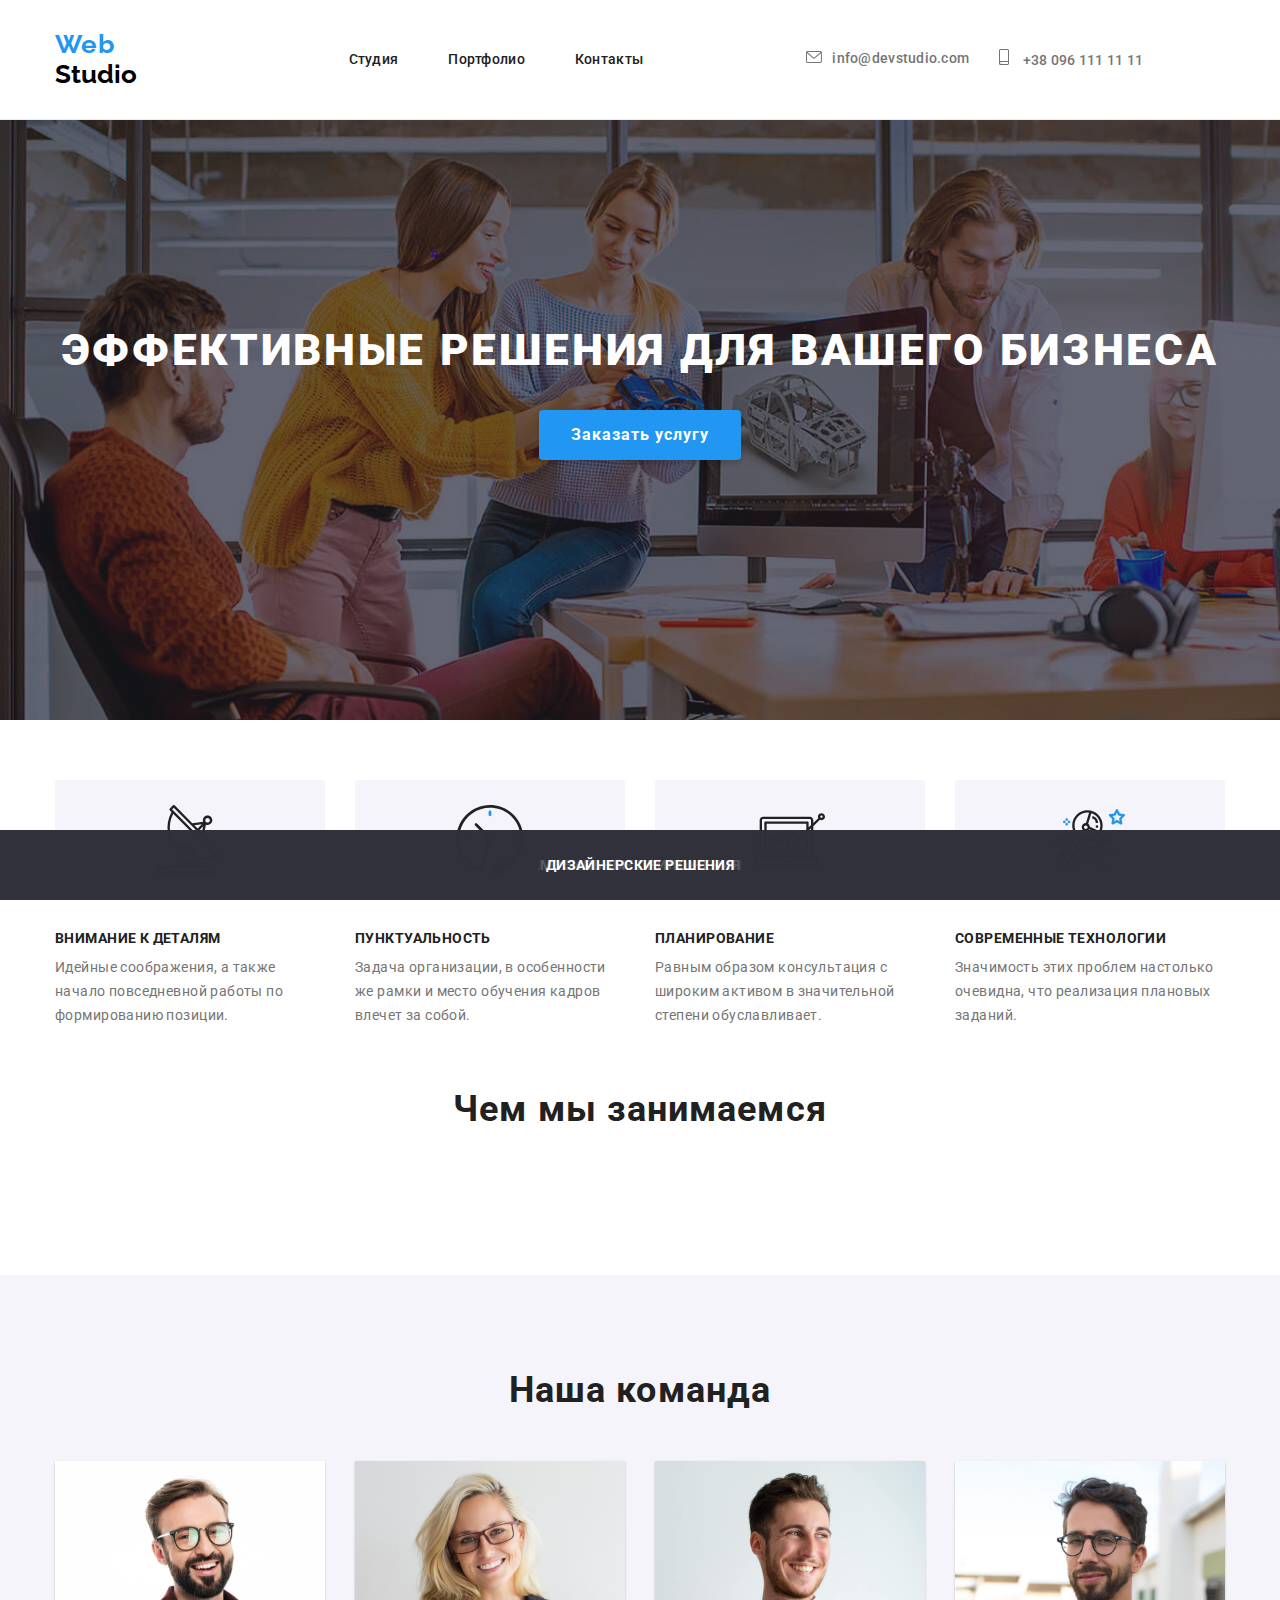
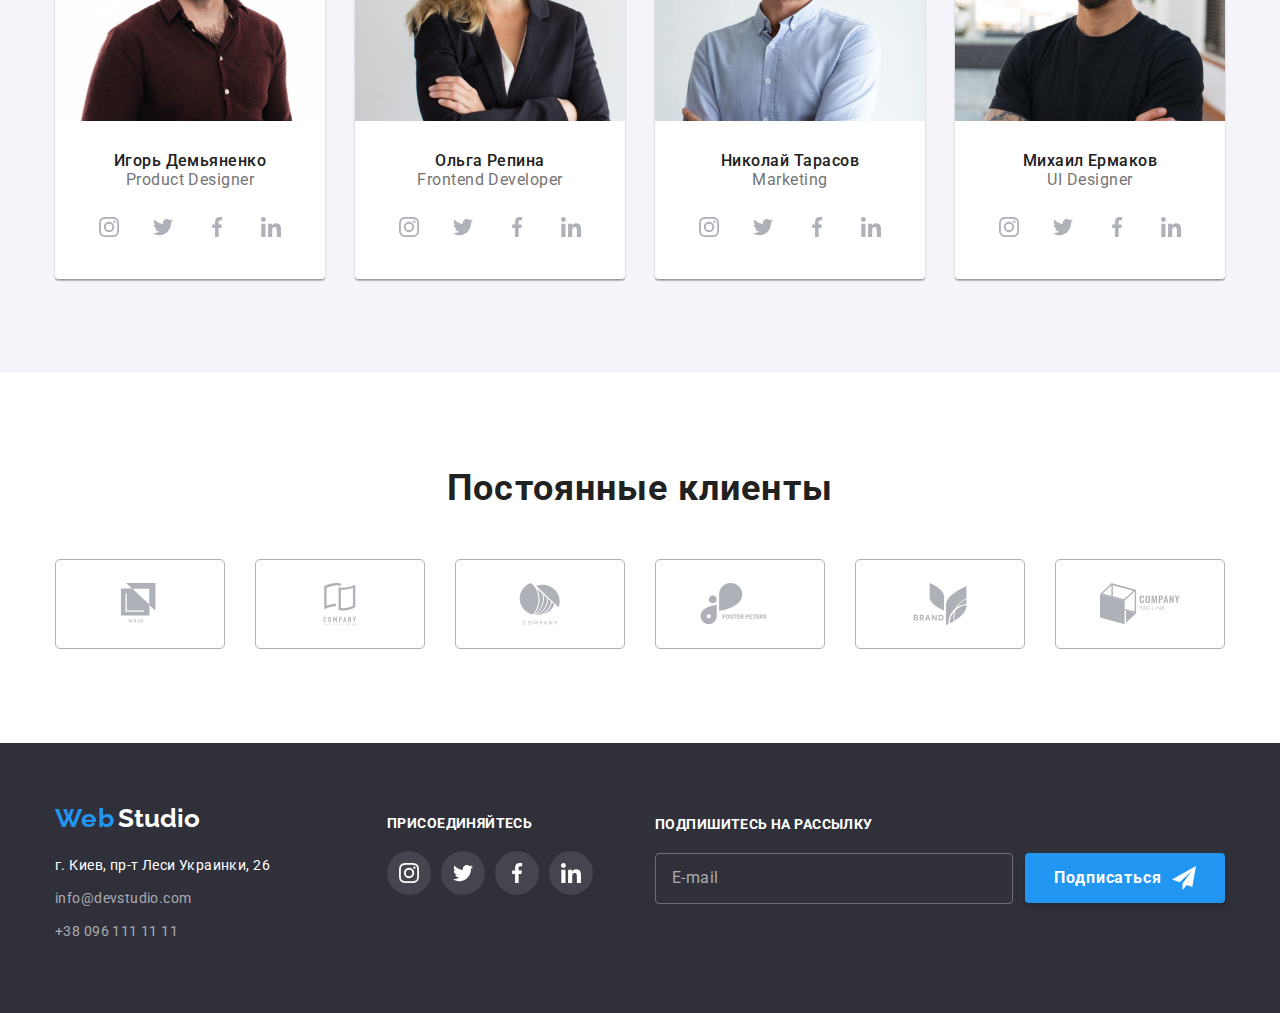
<file: index.html>
<!DOCTYPE html>
<html lang="ru">
<head>
    <meta charset="UTF-8">
    <meta name="viewport" content="width=device-width, initial-scale=1.0">
    <title>WebStudio</title>
    <link
    rel="stylesheet"
    href="https://cdnjs.cloudflare.com/ajax/libs/animate.css/4.1.1/animate.min.css"/>
    <link href="https://fonts.googleapis.com/css2?family=Raleway:wght@700&family=Roboto:wght@400;500;700;900&display=swap" rel="stylesheet">
    <link rel="stylesheet" href="https://cdnjs.cloudflare.com/ajax/libs/modern-normalize/1.0.0/modern-normalize.css">
    <link rel="stylesheet" href="./css/main.min.css">
</head>
<body>
    <header class="header">
        <!--Навигация страницы-->
        <div class="header-container container">            
                <a class="logo-link link animate__pulse" href="index.html" aria-label="логотип вебстудии">
                    <span class="logo">Web</span>
                    <span class="logo-color-header">Studio</span>
                </a>
                <button type="button" class="mobile-menu-btn" data-menu-button>
                  <svg width="20" height="20">
                    <use class="icon-menu" href="./images/sprite.svg#menu_mobile"></use>
                    <use class="icon-cross" href="./images/sprite.svg#close-black"></use>
                  </svg>
                </button>
                <div class="menu-container" data-menu>
                  <nav class="nav">
                    <ul class="nav-list list">
                      <li class="nav-list-item">
                          <a class="nav-list-link link current" href="index.html">Студия</a>
                      </li>
                      <li class="nav-list-item">
                          <a class="nav-list-link link" href="./portfolio.html">Портфолио</a>
                      </li>
                      <li class="nav-list-item">
                          <a class="nav-list-link link" href="">Контакты</a>
                      </li>
                    </ul>
                  </nav>
                  <!--Контактная инфо-->
                  <address class="address">
                      <ul class="address-list-header list">
                          <li class="address-list-link-header">
                              <!-- <address class="contact-list address"> -->
                              <a class="address-link link" href="mailto:info@devstudio.com">
                                  <svg class="address-svg" width="16" height="12">
                                      <use href="./images/sprite.svg#icon-envelope"></use>
                                  </svg>info@devstudio.com
                              </a>
                              <!-- </address> -->
                          </li>
                          <li class="address-list-link-header">
                              <!-- <address class="contact-list address"> -->
                              <a class="address-link link" href="tel:+380961111111">
                                  <svg class="address-svg" width="10" height="16">
                                      <use href="./images/sprite.svg#icon-smartphone"></use>
                                  </svg>
                                    +38 096 111 11 11
                              </a>
                              <!-- </address> -->
                          </li>
                      </ul>    
                  </address>
                </div>                                
        </div>
    </header>
    <main>
        <!--Заглавная секция HERO-->
        <section class="hero">
            <div class="hero-main container">
                <h1 class="hero-title">Эффективные решения для вашего бизнеса</h1>
                <button class="btn" type="button" data-modal-open>Заказать услугу</button>
            </div>
        </section>
        <!--Чем мы занимаемся-->
        <section>
          <h2 hidden>Приоритеты</h2>
            <div class="doing-container container">
                <ul class="doing-list list">
                    <li class="doing-list-item">
                        <p class="doind-list-head antenna">Внимание к деталям</p>
                        <p class="doing-list-text">Идейные соображения, а также начало повседневной работы по формированию позиции.</p>
                    </li>
                    <li class="doing-list-item">
                        <p class="doind-list-head clock">Пунктуальность</p>
                        <p class="doing-list-text">Задача организации, в особенности же рамки и место обучения кадров влечет за собой.</p>
                    </li>
                    <li class="doing-list-item">
                        <p class="doind-list-head diagram">Планирование</p>
                        <p class="doing-list-text">Равным образом консультация с широким активом в значительной степени обуславливает.</p>
                    </li>
                    <li class="doing-list-item">
                        <p class="doind-list-head astronaut">Современные технологии</p>
                        <p class="doing-list-text">Значимость этих проблем настолько очевидна, что реализация плановых заданий.</p>
                    </li>
                </ul>
            </div>
        </section>
        <section class="works">
          <div class="works-section container">
            <h2 class="works-head">Чем мы занимаемся</h2>
            <ul class="works-list list">
                <li class="works-list-item">
                  <div class="works-list-wrapper>
                    <img class="doing-list-img" src="./images/pc/box1.jpg" alt="набирает текст" width="370" height="294">
                    <div class="develops-overley">
                    <p class="develops-card-title">Десктопные приложения</p>
                    </div>
                  </div>
                </li>
                <li class="works-list-item">
                  <div class="works-list-wrapper>
                    <img class="doing-list-img" src="./images/pc/box2.jpg" alt="смотрит в смартфон" width="370" height="294">
                    <div class="develops-overley">
                      <p class="develops-card-title">Мобильные приложения</p>
                    </div>                    
                  </div>
                </li>
                <li class="works-list-item">
                  <div class="works-list-wrapper>
                    <img class="doing-list-img" src="./images/pc/box3.jpg" alt="подбирает цветовую палитру" width="370" height="294">
                    <div class="develops-overley">
                      <p class="develops-card-title">Дизайнерские решения</p>
                    </div>                    
                  </div>
                </li>
            </ul>
        </div>
        </section>
        <!--Команда-->
        <section class="team">
            <div class="team-section container">
                <h3 class="team-head">Наша команда</h3>
                <ul class="team-list list">
                    <li class="team-list-item">
                        <img src="./images/team/img.jpg" alt="Игорь Демьяненко" width="270" height="260">
                        <div class="team-list-block">
                            <h4 class="team-list-name">Игорь Демьяненко</h4>
                            <p class="team-list-work" lang="en">Product Designer</p>
                            <ul class="social-link list">
                                <li class="social-link-item">
                                  <a class="social-link-link" href="./portfolio.html">
                                    <svg class="social-link-svg" width="20" height="20">
                                      <use href="./images/sprite.svg#icon-instagram2"></use>
                                    </svg>
                                  </a>
                                </li>
                                <li class="social-link-item">
                                  <a class="social-link-link" href="./portfolio.html">
                                    <svg class="social-link-svg" width="20" height="20">
                                      <use href="./images/sprite.svg#icon-twitter2"></use>
                                    </svg>
                                  </a>
                                </li>
                                <li class="social-link-item">
                                  <a class="social-link-link" href="./portfolio.html">
                                    <svg class="social-link-svg" width="20" height="20">
                                      <use href="./images/sprite.svg#icon-facebook2"></use>
                                    </svg>
                                  </a>
                                </li>
                                <li class="social-link-item">
                                  <a class="social-link-link" href="./portfolio.html">
                                    <svg class="social-link-svg" width="20" height="20">
                                      <use href="./images/sprite.svg#icon-linkedin2"></use>
                                    </svg>
                                  </a>
                                </li>
                              </ul>
                        </div>
                    </li>
                    <li class="team-list-item">
                        <img src="./images/team/img-1.jpg" alt="Ольга Репина" width="270" height="260">
                        <div class="team-list-block">
                            <h4 class="team-list-name">Ольга Репина</h4>
                            <p class="team-list-work" lang="en">Frontend Developer</p>
                            <ul class="social-link list">
                                <li class="social-link-item">
                                  <a class="social-link-link" href="./portfolio.html">
                                    <svg class="social-link-svg" width="20" height="20">
                                      <use href="./images/sprite.svg#icon-instagram2"></use>
                                    </svg>
                                  </a>
                                </li>
                                <li class="social-link-item">
                                  <a class="social-link-link" href="./portfolio.html">
                                    <svg class="social-link-svg" width="20" height="20">
                                      <use href="./images/sprite.svg#icon-twitter2"></use>
                                    </svg>
                                  </a>
                                </li>
                                <li class="social-link-item">
                                  <a class="social-link-link" href="./portfolio.html">
                                    <svg class="social-link-svg" width="20" height="20">
                                      <use href="./images/sprite.svg#icon-facebook2"></use>
                                    </svg>
                                  </a>
                                </li>
                                <li class="social-link-item">
                                  <a class="social-link-link" href="./portfolio.html">
                                    <svg class="social-link-svg" width="20" height="20">
                                      <use href="./images/sprite.svg#icon-linkedin2"></use>
                                    </svg>
                                  </a>
                                </li>
                              </ul>
                        </div>
                    </li>
                    <li class="team-list-item">
                        <img src="./images/team/img-2.jpg" alt="Николай Тарасов" width="270" height="260">
                        <div class="team-list-block">
                            <h4 class="team-list-name">Николай Тарасов</h4>
                            <p class="team-list-work" lang="en">Marketing</p>
                            <ul class="social-link list">
                                <li class="social-link-item">
                                  <a class="social-link-link" href="./portfolio.html">
                                    <svg class="social-link-svg" width="20" height="20">
                                      <use href="./images/sprite.svg#icon-instagram2"></use>
                                    </svg>
                                  </a>
                                </li>
                                <li class="social-link-item">
                                  <a class="social-link-link" href="./portfolio.html">
                                    <svg class="social-link-svg" width="20" height="20">
                                      <use href="./images/sprite.svg#icon-twitter2"></use>
                                    </svg>
                                  </a>
                                </li>
                                <li class="social-link-item">
                                  <a class="social-link-link" href="./portfolio.html">
                                    <svg class="social-link-svg" width="20" height="20">
                                      <use href="./images/sprite.svg#icon-facebook2"></use>
                                    </svg>
                                  </a>
                                </li>
                                <li class="social-link-item">
                                  <a class="social-link-link" href="./portfolio.html">
                                    <svg class="social-link-svg" width="20" height="20">
                                      <use href="./images/sprite.svg#icon-linkedin2"></use>
                                    </svg>
                                  </a>
                                </li>
                              </ul>
                       </div>
                    </li>
                    <li class="team-list-item">
                        <img src="./images/team/img-3.jpg" alt="Михаил Ермаков" width="270" height="260">
                        <div class="team-list-block">
                            <h4 class="team-list-name">Михаил Ермаков</h4>
                            <p class="team-list-work" lang="en">UI Designer</p>
                            <ul class="social-link list">
                                <li class="social-link-item">
                                  <a class="social-link-link" href="./portfolio.html">
                                    <svg class="social-link-svg" width="20" height="20">
                                      <use href="./images/sprite.svg#icon-instagram2"></use>
                                    </svg>
                                  </a>
                                </li>
                                <li class="social-link-item">
                                  <a class="social-link-link" href="./portfolio.html">
                                    <svg class="social-link-svg" width="20" height="20">
                                      <use href="./images/sprite.svg#icon-twitter2"></use>
                                    </svg>
                                  </a>
                                </li>
                                <li class="social-link-item">
                                  <a class="social-link-link" href="./portfolio.html">
                                    <svg class="social-link-svg" width="20" height="20">
                                      <use href="./images/sprite.svg#icon-facebook2"></use>
                                    </svg>
                                  </a>
                                </li>
                                <li class="social-link-item">
                                  <a class="social-link-link" href="./portfolio.html">
                                    <svg class="social-link-svg" width="20" height="20">
                                      <use href="./images/sprite.svg#icon-linkedin2"></use>
                                    </svg>
                                  </a>
                                </li>
                              </ul>
                        </div>
                    </li>
                  </ul>
            </div>            
        </section>
        <!--Постоянные клиенты-->
        <section class="regular-customers">
            <div class="customers container">
                <h5 class="customers-title">Постоянные клиенты</h5>
                <ul  class="customers-list list">
                    <li class="customers-list-item">
                        <a class="customers-link" href="#">
                            <svg class="customers-svg" width="80" height="42">
                                <use href="./images/sprite.svg#icon-logo1"></use>
                            </svg>
                        </a>
                    </li>
                    <li class="customers-list-item">
                        <a class="customers-link" href="#">
                            <svg class="customers-svg" width="80" height="42">
                                <use href="./images/sprite.svg#icon-logo2"></use>
                            </svg>
                        </a>
                    </li>
                    <li class="customers-list-item">
                        <a class="customers-link" href="#">
                            <svg class="customers-svg" width="80" height="42">
                                <use href="./images/sprite.svg#icon-logo3"></use>
                            </svg>
                        </a>
                    </li>
                    <li class="customers-list-item">
                        <a class="customers-link" href="#">
                            <svg class="customers-svg" width="80" height="42">
                                <use href="./images/sprite.svg#icon-logo4"></use>
                            </svg>
                        </a>
                    </li>
                    <li class="customers-list-item">
                        <a class="customers-link" href="#">
                            <svg class="customers-svg" width="80" height="42">
                                <use href="./images/sprite.svg#icon-logo5"></use>
                            </svg>
                        </a>
                    </li>
                    <li class="customers-list-item">
                        <a class="customers-link" href="#">
                            <svg class="customers-svg" width="80" height="42">
                                <use href="./images/sprite.svg#icon-logo6"></use>
                            </svg>
                        </a>
                    </li>
                </ul>
            </div>
        </section>
    </main>
<footer class="footer">
    <div class="footer-section container">
        <address class="address">
            <a class="logo-link link" href="index.html" aria-label="логотип вебстудии">
                <span class="logo">Web</span>
                <span class="logo-color-footer">Studio</span>
            </a>
            <ul class="footer-list list">
                <!--Где мы-->
                <li class="footer-list-item">
                    <a class="footer-list-link-location link" href="https://goo.gl/maps/w4gHtKu6riXwzQQv9" target="_blank">г. Киев, пр-т Леси Украинки, 26</a>
                </li>
                <!--Связаться-->
                <li class="footer-list-item">
                    <!-- <address class="address"> -->
                        <a class="footer-list-link link" href="mailto:info@devstudio.com">info@devstudio.com</a>
                    <!-- </address> -->
                </li>
                <li class="footer-list-item">
                    <!-- <address class="address"> -->
                        <a class="footer-list-link link" href="tel:+380961111111">+38 096 111 11 11</a>
                    <!-- </address> -->
                </li>
            </ul>
        </address>
        <div class="join">
            <h2 class="join-title">ПРИСОЕДИНЯЙТЕСЬ</h2>
            <ul class="join-list list">
              <li class="join-list-item">
                <a class="join-list-links" href="">
                  <svg class="social-join-instagram">
                    <use href="./images/sprite.svg#icon-instagram">
                    </use>
                  </svg>
                </a>
              </li>
              <li class="loin-list-item">
                <a class="join-list-links" href="">
                  <svg class="social-join-twitter">
                    <use href="./images/sprite.svg#icon-twitter">
                    </use>
                  </svg>
                </a>
              </li>
              <li class="loin-list-item">
                <a class="join-list-links" href="">
                  <svg class="social-join-facebook">
                    <use href="./images/sprite.svg#icon-facebook">
                    </use>
                  </svg>
                </a>
              </li>
              <li class="loin-list-item">
                <a class="join-list-links" href="">
                  <svg class="social-join-linkedin">
                    <use href="./images/sprite.svg#icon-linkedin">
                    </use>
                  </svg>
                </a>
              </li>
            </ul>
        </div>
        <!--Форма подписки футер-->
        <form class="footer-form">
          <div class="footer-form-content">
              <label class="footer-form-title" for="mail">Подпишитесь на рассылку
              </label>
              <div class="footer-form-wrapper">
                  <input class="footer-form-input" type="email" name="email" id="mail" placeholder="E-mail">
                  <button class="footer-form-button" type="submit">Подписаться
                      <svg class="footer-form-icon" width="24" height="24">
                          <use href="./images/sprite.svg#icon-send-icon"></use>
                      </svg>
                  </button>
              </div>
          </div>
      </form>        
    </div>
</footer>
<!-- MODAL -->
<div class="backdrop is-hidden" data-modal>
  <div class="modal-body">
      <div class="modal-content">
          <button class="close-btn" data-modal-close>
              <svg class="close-icon">
                  <use href="./images/sprite.svg#vector"></use>
              </svg>
          </button>
          <p class="form-title">Оставьте свои данные, мы вам перезвоним</p>
                <form class="modal-form js-speaker-form">
                    <div class="input-wrapper">
                        <label class="form-label">
                            Имя
                            <input class="form-input" type="text" name="name">
                            <svg class="form-input-icon" width="18" height="18">
                                <use href="./images/sprite.svg#icon-contact-modal"></use>
                            </svg>
                        </label>
                    </div>
                    <div class="input-wrapper">
                        <label class="form-label">
                            Телефон
                            <input class="form-input" type="tel" name="tel">
                            <svg class="form-input-icon" width="18" height="18">
                                <use href="./images/sprite.svg#icon-phone-modal"></use>
                            </svg>
                        </label>
                    </div>
                    <div class="input-wrapper">
                        <label class="form-label">
                            Почта
                            <input class="form-input" type="email" name="email">
                            <svg class="form-input-icon" width="18" height="18">
                                <use href="./images/sprite.svg#icon-mail-modal"></use>
                            </svg>
                        </label>
                    </div>
                    <label class="form-label">Комментарий
                        <textarea class="form-comment" name="comment" placeholder="Введите текст"></textarea>
                    </label>
                    <div class="checkbox-wrapper">
                        <input class="checkbox-input" type="checkbox" name="topic" value="ok" id="checkbox">
                        <label class="form-checkbox-label" for="checkbox">
                          <span class="form-text">Соглашаюсь с рассылкой и принимаю 
                                <a class="contract" href="">Условия договора</a>
                          </span>
                        </label>
                    </div>
                </form>
                <button class="submit-btn" type="submit">Отправить</button>
      </div>
  </div>
</div>
<script src="./js/modal.js"></script>
<script src="./js/menu.js"></script>
</body>
</html>
</file>
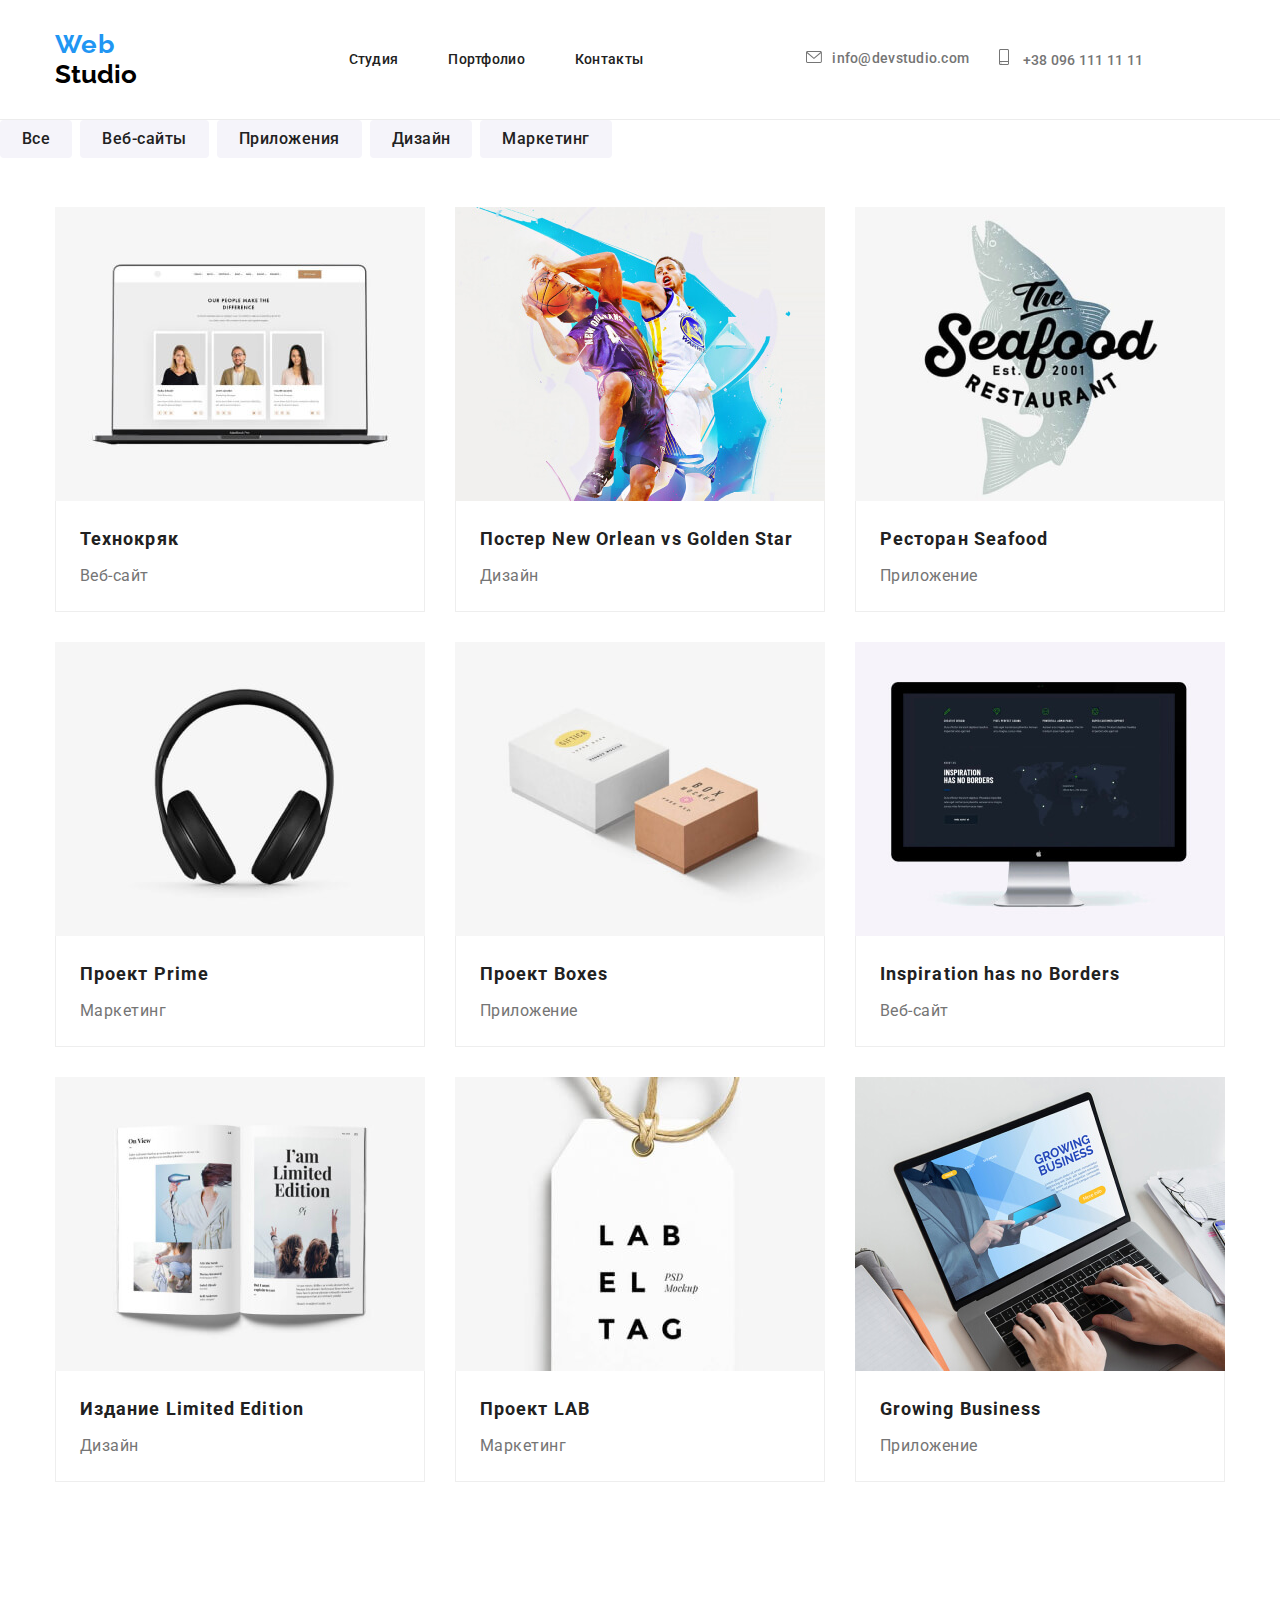
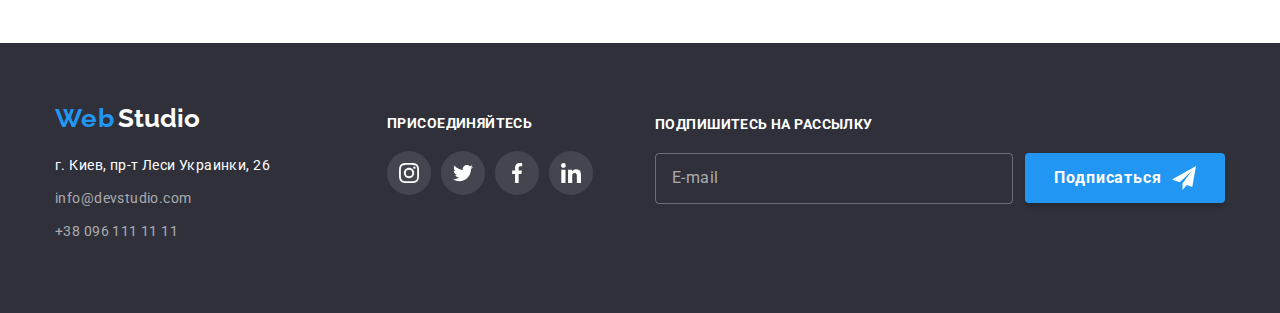
<file: portfolio.html>
<!DOCTYPE html>
<html lang="ru">
<head>
    <meta charset="UTF-8">
    <meta name="viewport" content="width=device-width, initial-scale=1.0">
    <title>Портфолио</title>
    <link
    rel="stylesheet"
    href="https://cdnjs.cloudflare.com/ajax/libs/animate.css/4.1.1/animate.min.css"/>
    <link rel="stylesheet" href="https://cdnjs.cloudflare.com/ajax/libs/modern-normalize/1.0.0/modern-normalize.css">
    <link href="https://fonts.googleapis.com/css2?family=Raleway:wght@700&family=Roboto:wght@400;500;700;900&display=swap" rel="stylesheet">
    <link rel="stylesheet" href="./css/portfolio.min.css">
</head>
<body>
    <header class="header">
        <!--Навигация страницы-->
        <div class="header-container container">            
                <a class="logo-link link animate__pulse" href="index.html" aria-label="логотип вебстудии">
                    <span class="logo">Web</span>
                    <span class="logo-color-header">Studio</span>
                </a>
                <button type="button" class="mobile-menu-btn" data-menu-button>
                  <svg width="20" height="20">
                    <use class="icon-menu" href="./images/sprite.svg#menu_mobile"></use>
                    <use class="icon-cross" href="./images/sprite.svg#close-black"></use>
                  </svg>
                </button>
                <div class="menu-container" data-menu>
                  <nav class="nav">
                    <ul class="nav-list list">
                      <li class="nav-list-item">
                          <a class="nav-list-link link current" href="index.html">Студия</a>
                      </li>
                      <li class="nav-list-item">
                          <a class="nav-list-link link" href="./portfolio.html">Портфолио</a>
                      </li>
                      <li class="nav-list-item">
                          <a class="nav-list-link link" href="">Контакты</a>
                      </li>
                    </ul>
                  </nav>
                  <!--Контактная инфо-->
                  <address class="address">
                      <ul class="address-list-header list">
                          <li class="address-list-link-header">
                              <!-- <address class="contact-list address"> -->
                              <a class="address-link link" href="mailto:info@devstudio.com">
                                  <svg class="address-svg" width="16" height="12">
                                      <use href="./images/sprite.svg#icon-envelope"></use>
                                  </svg>info@devstudio.com
                              </a>
                              <!-- </address> -->
                          </li>
                          <li class="address-list-link-header">
                              <!-- <address class="contact-list address"> -->
                              <a class="address-link link" href="tel:+380961111111">
                                  <svg class="address-svg" width="10" height="16">
                                      <use href="./images/sprite.svg#icon-smartphone"></use>
                                  </svg>
                                    +38 096 111 11 11
                              </a>
                              <!-- </address> -->
                          </li>
                      </ul>    
                  </address>
                </div>                                
        </div>
    </header>
    <!--HERO-->
    <main>
        <h1 hidden>Портфолио</h1>
        <section>
            <!--портфолио-фильтр-->
            <div class="portfolio-btn-nav">
                <ul class="portfolio-list list">
                    <li class="portfolio-filter-list">
                        <button class="portfolio-btn" type="button">Все</button>
                    </li>
                    <li class="portfolio-filter-list">
                        <button class="portfolio-btn" type="button">Веб-сайты</button>
                    </li>
                    <li class="portfolio-filter-list">
                        <button class="portfolio-btn" type="button">Приложения</button>
                    </li>
                    <li class="portfolio-filter-list">
                        <button class="portfolio-btn" type="button">Дизайн</button>
                    </li>
                    <li class="portfolio-filter-list">
                        <button class="portfolio-btn" type="button">Маркетинг</button>
                    </li>
                </ul>
            </div>
            <!--портфолио-выбор-->
            <div class="portfolio-img-nav">
                <ul class="portfolio-img-list container list">
                    <li class="portfolio-img-list-item">
                        <div class="portfolio-projects">
                            <a class="portfolio-list-link link" href="http://www.google.com" target="_blank">
                                <div class="portfolio-overlay">
                                    <img src="./images/portfolio/img1.jpg" alt="ноутбук с картинками" width="370" height="294">
                                    <p class="portfolio-description">Технокряк это современная площадка распространения коронавируса. Компании используют эту платформу для цифрового шпионажа и атак на защищённые сервера конкурентов.</p>
                                </div>
                                <div class="projects">
                                    <h2 class="portfolio-title">Технокряк</h2>
                                    <p class="portfolio-subtitle">Веб-сайт</p>                        
                                </div>
                            </a>
                        </div>                        
                    </li>
                    <li class="portfolio-img-list-item">
                        <div class="portfolio-projects">
                            <a class="portfolio-list-link link" href="http://www.google.com" target="_blank">
                                <div class="portfolio-overlay">
                                    <img src="./images/portfolio/img2.jpg" alt="два баксетболиста с мячом" width="370" height="294">
                                    <p class="portfolio-description">Технокряк это современная площадка распространения коронавируса. Компании используют эту платформу для цифрового шпионажа и атак на защищённые сервера конкурентов.</p>
                                </div>
                                <div class="projects">
                                    <h2 class="portfolio-title">Постер <span lang="en">New Orlean vs Golden Star</span></h2>
                                    <p class="portfolio-subtitle">Дизайн</p>
                                </div>                            
                            </a>
                        </div>                        
                    </li>
                    <li class="portfolio-img-list-item">
                        <div class="portfolio-projects">
                            <a class="portfolio-list-link link" href="http://www.google.com" target="_blank">
                                <div class="portfolio-overlay">
                                    <img src="./images/portfolio/img3.jpg" alt="логотип ресторана морская еда" width="370" height="294">
                                    <p class="portfolio-description">Технокряк это современная площадка распространения коронавируса. Компании используют эту платформу для цифрового шпионажа и атак на защищённые сервера конкурентов.</p>
                                </div>                                
                                <div class="projects">
                                    <h2 class="portfolio-title">Ресторан <span lang="en">Seafood</span></h2>
                                    <p class="portfolio-subtitle">Приложение</p>
                                </div>                            
                            </a>
                        </div>
                        
                    </li>
                    <li class="portfolio-img-list-item">
                        <div class="portfolio-projects">
                            <a class="portfolio-list-link link" href="http://www.google.com" target="_blank">
                                <div class="portfolio-overlay">
                                    <img src="./images/portfolio/img4.jpg" alt="изображение наушников" width="370" height="294">
                                    <p class="portfolio-description">Технокряк это современная площадка распространения коронавируса. Компании используют эту платформу для цифрового шпионажа и атак на защищённые сервера конкурентов.</p>
                                </div>                                
                                <div class="projects">
                                    <h2 class="portfolio-title">Проект <span lang="en">Prime</span></h2>
                                    <p class="portfolio-subtitle">Маркетинг</p>
                                </div>                            
                            </a>
                        </div>                        
                    </li>
                    <li class="portfolio-img-list-item">
                        <div class="portfolio-projects">
                            <a class="portfolio-list-link link" href="http://www.google.com" target="_blank">
                                <div class="portfolio-overlay">
                                    <img src="./images/portfolio/img5.jpg" alt="две коробочки" width="370" height="294">
                                    <p class="portfolio-description">Технокряк это современная площадка распространения коронавируса. Компании используют эту платформу для цифрового шпионажа и атак на защищённые сервера конкурентов.</p>
                                </div>                                
                                <div class="projects">
                                    <h2 class="portfolio-title">Проект <span lang="en">Boxes</span></h2>
                                    <p class="portfolio-subtitle">Приложение</p>
                                </div>                            
                            </a>
                        </div>                        
                    </li>
                    <li class="portfolio-img-list-item">
                        <div class="portfolio-projects">
                            <a class="portfolio-list-link link" href="http://www.google.com" target="_blank">
                                <div class="portfolio-overlay">
                                    <img src="./images/portfolio/img6.jpg" alt="монитор компьютера" width="370" height="294">
                                    <p class="portfolio-description">Технокряк это современная площадка распространения коронавируса. Компании используют эту платформу для цифрового шпионажа и атак на защищённые сервера конкурентов.</p>
                                </div>                                
                                <div class="projects">
                                    <h2 class="portfolio-title" lang="en" >Inspiration has no Borders</h2>
                                    <p class="portfolio-subtitle">Веб-сайт</p>
                                </div>                            
                            </a>
                        </div>                        
                    </li>
                    <li class="portfolio-img-list-item">
                        <div class="portfolio-projects">
                            <a class="portfolio-list-link link" href="http://www.google.com" target="_blank">
                                <div class="portfolio-overlay">
                                    <img src="./images/portfolio/img7.jpg" alt="развернутый журнал" width="370" height="294">
                                    <p class="portfolio-description">Технокряк это современная площадка распространения коронавируса. Компании используют эту платформу для цифрового шпионажа и атак на защищённые сервера конкурентов.</p>
                                </div>                                
                                <div class="projects">
                                    <h2 class="portfolio-title">Издание <span lang="en">Limited Edition</span></h2>
                                    <p class="portfolio-subtitle">Дизайн</p>
                                </div>                            
                            </a>
                        </div>                        
                    </li>
                    <li class="portfolio-img-list-item">
                        <div class="portfolio-projects">
                            <a class="portfolio-list-link link" href="http://www.google.com" target="_blank">
                                <div class="portfolio-overlay">
                                    <img src="./images/portfolio/img8.jpg" alt="бирка с названием проэкта" width="370" height="294">
                                    <p class="portfolio-description">Технокряк это современная площадка распространения коронавируса. Компании используют эту платформу для цифрового шпионажа и атак на защищённые сервера конкурентов.</p>
                                </div>                                
                                <div class="projects">
                                    <h2 class="portfolio-title">Проект <span lang="en">LAB</span></h2>
                                    <p class="portfolio-subtitle">Маркетинг</p>
                                </div>                            
                            </a>
                        </div>                        
                    </li>
                    <li class="portfolio-img-list-item">
                        <div class="portfolio-projects">
                            <a class="portfolio-list-link link" href="http://www.google.com" target="_blank">
                                <div class="portfolio-overlay">
                                    <img src="./images/portfolio/img9.jpg" alt="руки набирают текст на клавиатуре" width="370" height="294">
                                    <p class="portfolio-description">Технокряк это современная площадка распространения коронавируса. Компании используют эту платформу для цифрового шпионажа и атак на защищённые сервера конкурентов.</p>
                                </div>                                
                                <div class="projects">
                                    <h2 class="portfolio-title" lang="en">Growing Business</h2>
                                    <p class="portfolio-subtitle">Приложение</p>
                                </div>                            
                            </a>
                        </div>                        
                    </li>
                </ul>
            </div>
        </section>       
    </main>
    <!--footer-->
    <footer class="footer">
        <div class="footer-section container">
            <address class="address">
                <a class="logo-link link" href="index.html" aria-label="логотип вебстудии">
                    <span class="logo">Web</span>
                    <span class="logo-color-footer">Studio</span>
                </a>
                <ul class="footer-list list">
                    <!--Где мы-->
                    <li class="footer-list-item">
                        <a class="footer-list-link-location link" href="https://goo.gl/maps/w4gHtKu6riXwzQQv9" target="_blank">г. Киев, пр-т Леси Украинки, 26</a>
                    </li>
                    <!--Связаться-->
                    <li class="footer-list-item">
                        <!-- <address class="address"> -->
                            <a class="footer-list-link link" href="mailto:info@devstudio.com">info@devstudio.com</a>
                        <!-- </address> -->
                    </li>
                    <li class="footer-list-item">
                        <!-- <address class="address"> -->
                            <a class="footer-list-link link" href="tel:+380961111111">+38 096 111 11 11</a>
                        <!-- </address> -->
                    </li>
                </ul>
            </address>
            <div class="join">
                <h2 class="join-title">ПРИСОЕДИНЯЙТЕСЬ</h2>
                <ul class="join-list list">
                  <li class="join-list-item">
                    <a class="join-list-links" href="">
                      <svg class="social-join-instagram">
                        <use href="./images/sprite.svg#icon-instagram">
                        </use>
                      </svg>
                    </a>
                  </li>
                  <li class="loin-list-item">
                    <a class="join-list-links" href="">
                      <svg class="social-join-twitter">
                        <use href="./images/sprite.svg#icon-twitter">
                        </use>
                      </svg>
                    </a>
                  </li>
                  <li class="loin-list-item">
                    <a class="join-list-links" href="">
                      <svg class="social-join-facebook">
                        <use href="./images/sprite.svg#icon-facebook">
                        </use>
                      </svg>
                    </a>
                  </li>
                  <li class="loin-list-item">
                    <a class="join-list-links" href="">
                      <svg class="social-join-linkedin">
                        <use href="./images/sprite.svg#icon-linkedin">
                        </use>
                      </svg>
                    </a>
                  </li>
                </ul>
            </div>
            <!--Форма подписки футер-->
        <form class="footer-form">
            <div class="footer-form-content">
                <label class="footer-form-title" for="mail">Подпишитесь на рассылку
                </label>
                <div class="footer-form-wrapper">
                    <input class="footer-form-input" type="email" name="email" id="mail" placeholder="E-mail">
                    <button class="footer-form-button" type="submit">Подписаться
                        <svg class="footer-form-icon" width="24" height="24">
                            <use href="./images/sprite.svg#icon-send-icon"></use>
                        </svg>
                    </button>
                </div>
            </div>
        </form>          
        </div>
    </footer>
    <script src="./js/menu.js"></script>
</body>
</html>
</file>
<file: css/main.min.css>
.backdrop.is-hidden{visibility:hidden;opacity:0;pointer-events:none}.backdrop.is-hidden .modal-content{transform:translate(0px, -100%) perspective(600px);opacity:0}.container{padding-left:15px;padding-right:15px;margin:0 auto;width:100%}@media screen and (min-width: 480px) and (max-width: 767px){.container{width:480px}}@media screen and (min-width: 768px) and (max-width: 1023px){.container{width:768px}}@media screen and (min-width: 1024px){.container{max-width:1200px}}body{font-family:'Roboto', sans-serif}*,*::before,*::after{margin:0;padding:0;box-sizing:border-box}img{display:block;max-width:100%;height:auto}.link{text-decoration:none;transition:color 250ms cubic-bezier(0.4, 0, 0.2, 1)}.list{list-style:none}.header{position:relative;padding-top:15px;padding-bottom:15px;border-bottom:1px solid #ececec}@media screen and (min-width: 768px){.header{padding-top:21px;padding-bottom:21px}}@media screen and (min-width: 768px) and (min-width: 1024px){.header{padding-top:29px;padding-bottom:29px}}@media screen and (max-width: 767px){.header-container{display:flex;justify-content:space-between;align-items:center}}@media screen and (min-width: 768px){.header-container{display:flex;align-items:center}}@media screen and (max-width: 767px){.menu-container{position:absolute;top:100%;left:0;width:100%;padding-top:60px;padding-bottom:60px;background-color:#fff;transform:scale(0);transition:all 300ms cubic-bezier(0.4, 0, 0.2, 1);z-index:1000;outline:1px solid #ececec}}@media screen and (min-width: 768px){.menu-container{display:flex;justify-content:space-around;align-items:center;width:100%}}@media screen and (min-width: 1024px){.menu-container{justify-content:space-around}}.is-open{transform:scale(1);transition:all 300ms cubic-bezier(0.4, 0, 0.2, 1)}.mobile-menu-btn{display:inline-flex;border:none;margin:0;padding:0;background-color:transparent}@media screen and (min-width: 768px){.mobile-menu-btn{display:none}}.mobile-menu-btn .icon-cross{display:none}.mobile-menu-btn.is-open .icon-cross{display:block}.mobile-menu-btn.is-open .icon-menu{display:none}.mobile-menu-btn:hover,.mobile-menu-btn:focus{cursor:pointer;fill:#2196F3}.nav-list{text-align:center}@media screen and (max-width: 767px){.nav-list{margin-bottom:60px}}.nav-list-item{position:relative}@media screen and (max-width: 767px){.nav-list-item:not(:last-child){margin-bottom:40px}}@media screen and (min-width: 768px){.nav-list-item:not(:last-child){margin-right:50px}}@media screen and (min-width: 768px){.nav-list{display:flex;align-items:center}}.nav-list-link{font-weight:500;letter-spacing:0.02em;color:#212121;transition:all 250ms cubic-bezier(0.4, 0, 0.2, 1)}@media screen and (max-width: 767px){.nav-list-link{font-size:18px;line-height:1.666}}@media screen and (min-width: 768px){.nav-list-link{font-size:14px;line-height:1.142}}.address{text-align:center}@media screen and (min-width: 768px){.address{text-align:inherit}}@media screen and (min-width: 1024px){.address-list-header{display:flex}}@media screen and (min-width: 1024px){.address-list-link-header:not(:last-child){margin-right:30px}}.address-link{font-style:normal;font-weight:500;letter-spacing:0.02em;color:#757575;transition:all 250ms cubic-bezier(0.4, 0, 0.2, 1)}@media screen and (max-width: 767px){.address-link{font-size:18px;line-height:1.166}}@media screen and (min-width: 768px){.address-link{font-size:12px;line-height:1.142}}@media screen and (min-width: 1024px){.address-link{font-size:14px;line-height:1.142}}.address-svg{margin-right:10px;fill:#757575;transition:fill 250ms cubic-bezier(0.4, 0, 0.2, 1)}.address-link:hover .address-svg,.address-link:focus .address-svg,.address-svg:hover .address-svg,.address-svg:focus .address-svg{fill:#2196F3}.nav-list-link:hover,.nav-list-link:focus,.address-list-link:hover,.address-list-link:focus,.address:hover,.address:focus,.address-link:hover,.address-link:focus,.address-svg:hover,.address-svg:focus{color:#2196F3}@media screen and (max-width: 767px){.address-list-link-header:not(:last-child){margin-bottom:16px}}@media screen and (min-width: 768px){.logo-link{margin-right:88px}}@media screen and (min-width: 1024px){.logo-link{margin-right:93px}}.btn{font-family:"Roboto",sans-serif;font-style:normal;font-weight:700;font-size:16px;line-height:1.875;letter-spacing:0.06em;color:#FFFFFF;padding:10px 32px;cursor:pointer;border:none;outline:none;min-width:200px;height:50px;background:#2196f3;box-shadow:0px 4px 4px rgba(0,0,0,0.15);border-radius:4px;transition:250ms cubic-bezier(0.4, 0, 0.2, 1)}.btn:hover,.btn:focus{background:#188ce8;color:#fff}.logo{font-family:"Raleway",sans-serif;font-style:normal;font-weight:700;font-size:26px;line-height:1.192;letter-spacing:0.03em;color:#2196F3}.logo-color-header{font-family:"Raleway",sans-serif;font-style:normal;font-weight:700;font-size:26px;color:#000000}.backdrop{position:fixed;left:0;top:0;width:100%;height:100%;overflow-y:auto;overflow-x:hidden;visibility:visible;background-color:rgba(0,0,0,0.2);opacity:1;transition:opacity 0.9s cubic-bezier(0.444, 0.05, 0.155, 0.95),visibility 0.9s cubic-bezier(0.445, 0.05, 0.55, 0.95)}.modal-body{display:flex;align-items:center;justify-content:center;min-height:100%;padding:20px 10px}.modal-content{position:relative;max-width:528px;min-height:581px;min-width:581px;padding:40px;opacity:1;background:#ffffff;border-radius:4px;box-shadow:0px 1px 3px rgba(0,0,0,0.12),0px 1px 1px rgba(0,0,0,0.14),0px 2px 1px rgba(0,0,0,0.2);transform:translate(0px, 0px) perspective(600px);transition:250ms cubic-bezier(0.445, 0.05, 0.55, 0.95)}.close-btn{position:absolute;top:8px;right:8px;width:30px;height:30px;display:inline-flex;justify-content:center;align-items:center;cursor:pointer;border:1px solid rgba(0,0,0,0.1);border-radius:50%;background:#ffffff;transition:100ms cubic-bezier(0.17, 0.67, 0.83, 0.67)}.close-btn:hover{fill:#2196F3}.close-icon{width:11px;height:11px}.form-title{font-weight:700;font-size:20px;line-height:1.15;text-align:center;letter-spacing:0.03em;margin-bottom:12px}.modal-form{display:flex;flex-direction:column}.form-label{display:block;font-weight:400;font-size:12px;line-height:1.167;letter-spacing:0.01em;color:#757575}.form-input{width:100%;height:40px;padding:11px 12px 11px 42px;margin-top:4px;font-family:"Roboto",sans-serif;font-weight:400;border:1px solid rgba(33,33,33,0.2);border-radius:4px;outline:transparent;transition:250ms cubic-bezier(0.4, 0, 0.2, 1)}.form-input:focus{border:1px solid #2196F3}.form-input:focus+.form-input-icon{fill:#2196F3}.input-wrapper{position:relative;margin-bottom:10px}.form-input-icon{position:absolute;bottom:11px;left:12px;transition:250ms cubic-bezier(0.4, 0, 0.2, 1)}.form-comment{display:block;width:100%;height:120px;margin-top:4px;margin-bottom:20px;padding:12px 16px;outline:transparent;resize:none;border:1px solid rgba(33,33,33,0.2);border-radius:4px;transition:250ms cubic-bezier(0.4, 0, 0.2, 1)}.form-comment:focus{border-color:#2196F3}.checkbox-wrapper{margin:0 auto;margin-bottom:30px}.form-checkbox-label{display:inline-flex;align-items:center}.form-checkbox-label::before{content:"";width:16px;height:15px;margin-right:8px;cursor:pointer;background-color:#ffffff;border:2px solid #212121;border-radius:2px;transition:250ms cubic-bezier(0.4, 0, 0.2, 1)}.checkbox-input{position:absolute;widows:1px;height:1px;margin:-1px;border:0;padding:0;clip:rect(0 0 0 0);overflow:hidden}.checkbox-input:checked+.form-checkbox-label::before{background-color:#2196F3;background-image:url(../images/svg/check.svg);background-size:contain;background-origin:border-box;border-color:#2196F3}.form-text{font-weight:400;font-size:14px;line-height:1.714;letter-spacing:0.03em;color:#757575}.contract{font-weight:400;font-size:14px;line-height:1.714;letter-spacing:0.03em;color:#2196F3;transition:250ms cubic-bezier(0.4, 0, 0.2, 1)}.submit-btn{display:block;margin:0 auto;padding:10px 55px;min-width:200px;min-height:50px;font-family:"Roboto",sans-serif;font-weight:700;font-size:16px;line-height:1.875;letter-spacing:0.06em;cursor:pointer;color:#ffffff;background:#2196F3;border:none;box-shadow:0px 4px 4px rgba(0,0,0,0.15);border-radius:4px}.customers-svg{fill:#afb1b8;transition:fill 250ms cubic-bezier(0.4, 0, 0.2, 1)}.customers-link:hover .customers-svg{--color5: $accent-color;fill:#2196F3}@media screen and (max-width: 479px){.customers-link{display:inline-flex}}@media screen and (max-width: 767px){.customers{padding-top:60px;padding-bottom:60px;text-align:center}.customers-list-item:not(:last-child){margin-bottom:30px}.customers-link{justify-content:center;align-items:center;width:210px;height:90px;border:1px solid #afb1b8;border-radius:5px;transition:all 250ms cubic-bezier(0.4, 0, 0.2, 1)}.customers-link:hover{--color5: $accent-color;border-color:#2196F3}}@media screen and (min-width: 480px) and (max-width: 1023px){.customers-link{display:flex}.customers-list{display:flex;flex-wrap:wrap;justify-content:center}.customers-list-item:nth-child(2n+1){margin-right:30px}}@media screen and (min-width: 768px) and (max-width: 1023px){.customers{padding-top:60px;padding-bottom:60px;text-align:center}.customers-link{justify-content:center;align-items:center;width:210px;height:90px;border:1px solid #afb1b8;border-radius:5px;transition:all 250ms cubic-bezier(0.4, 0, 0.2, 1)}.customers-list-item:not(:last-child){margin-right:30px}.customers-list-item:nth-child(3n){margin-right:-30px}.customers-list-item:nth-child(-n+3){margin-bottom:30px}}@media screen and (min-width: 1024px){.customers{padding-top:94px;padding-bottom:94px;text-align:center}.customers-list{display:flex;justify-content:space-between}.customers-link{display:flex;justify-content:center;align-items:center;width:160px;height:90px;border:1px solid #afb1b8;border-radius:5px;transition:all 250ms cubic-bezier(0.4, 0, 0.2, 1)}.customers-link:hover{--color5: $accent-color;border-color:#2196F3;transform:scale(1.2)}}@media screen and (min-width: 1024px) and (min-width: 1200px){.customers-link{width:170px}}@media screen and (min-width: 1024px){.customers-svg{--color5: $accent-color;fill:#afb1b8;transition:fill 250ms cubic-bezier(0.4, 0, 0.2, 1)}.customers-link:hover .customers-svg{--color5: $accent-color;fill:#2196F3;transform:scale(1.2)}}.customers-title{font-weight:700;font-size:36px;line-height:1.167;letter-spacing:0.03em;color:#212121;margin-bottom:50px}.customers-link:hover{border-color:#2196F3;transform:scale(1.2)}.customers-link:hover .customers-svg{--color5: $accent-color;fill:#2196F3;transform:scale(1.2)}.doind-list-head{font-weight:700;font-size:14px;line-height:1.143;letter-spacing:0.03em;text-transform:uppercase;margin-bottom:10px;color:#212121}@media screen and (max-width: 767px){.doind-list-head{text-align:center}}.doind-list-head::before{content:'';display:block;margin-bottom:30px;height:120px;background-color:#f5f4fa;border-radius:4px;background-position:center;background-size:contain;background-repeat:no-repeat;background-size:70px}.doing-list-text{font-weight:400;font-size:14px;line-height:1.714;letter-spacing:0.03em;color:#757575}.doing-container{padding-top:60px;padding-bottom:60px}@media screen and (max-width: 767px){.doing-list-item:not(:last-child){margin-bottom:30px}}.doing-list{display:flex}@media screen and (max-width: 1023px){.doing-list{flex-wrap:wrap}}@media screen and (min-width: 768px) and (max-width: 1023px){.doing-list-item:nth-child(2n+1){margin-right:30px}.doing-list-item:nth-child(-n+2){margin-bottom:30px}.doing-list-item{max-width:354px}}@media screen and (min-width: 1024px){.doing-list-item{max-width:270px}.doing-list-item:not(:last-child){margin-right:30px}}.antenna::before{background-image:url(../images/svg/targets/antenna.svg)}.clock::before{background-image:url(../images/svg/targets/clock.svg)}.diagram::before{background-image:url(../images/svg/targets/diagram.svg)}.astronaut::before{background-image:url(../images/svg/targets/astronaut.svg)}@media screen and (max-width: 1023px){.works{display:none}}.works-section{padding-bottom:95px;text-align:center}.works-section-list{display:flex;justify-content:space-between}.works-section-list-wrapper{position:relative}.develops-overley{position:absolute;left:0;bottom:0;width:100%;display:flex;justify-content:center;align-items:center;height:70px;background-color:rgba(47,48,58,0.8);color:#fff}.develops-card-title{font-family:"Roboto",sans-serif;font-weight:bold;font-size:14px;line-height:1.143;letter-spacing:0.03em;text-transform:uppercase}.works-list{display:flex;justify-content:space-between}.works-list-wrapper{position:relative}.works-head{font-style:normal;font-weight:700;font-size:36px;line-height:1.167;text-align:center;letter-spacing:0.03em;color:#212121;margin-bottom:50px}.join{width:206px;padding-top:12px;padding-bottom:40px;margin-right:15px}.footer-list{margin-top:20px;margin-right:70px}.footer-list-item{margin-bottom:9px}.footer-list-link-location{font-style:normal;font-weight:400;font-size:14px;line-height:1.714;letter-spacing:0.03em;color:#FFFFFF}.footer-list-link{font-style:normal;font-weight:400;font-size:14px;line-height:1.714;letter-spacing:0.03em;color:rgba(255,255,255,0.6)}.footer{background:#2f303a}.footer-section{display:flex;padding-top:60px;padding-bottom:60px}.logo-color-footer{font-family:"Raleway",sans-serif;font-style:normal;font-weight:700;font-size:26px;color:#FFFFFF}.footer-form{padding-top:12px;max-width:570px}.footer-form-title{display:inline-block;font-weight:700;font-size:14px;line-height:1.143;letter-spacing:0.03em;text-transform:uppercase;color:#ffffff}.footer-form-wrapper{display:flex;justify-content:space-between;margin-top:20px;width:570px}.footer-form-input{display:inline-block;width:358px;font-style:normal;font-family:"Roboto",sans-serif;font-weight:400;color:#ffffff;border:1px solid rgba(255,255,255,0.3);border-radius:4px;padding:15px 16px;outline:transparent;background-color:transparent}.footer-form-input:focus{border-color:#188ce8}.footer-form-input::placeholder{font-family:Roboto;font-style:normal;font-weight:400;font-size:16px;line-height:1.25;letter-spacing:0.03em;color:rgba(255,255,255,0.6)}.footer-form-button{display:inline-flex;width:200px;height:50px;justify-content:center;align-items:center;font-family:"Roboto",sans-serif;font-weight:700;font-size:16px;line-height:1.875;letter-spacing:0.06em;cursor:pointer;transition:250ms cubic-bezier(0.4, 0, 0.2, 1);border:none;color:#ffffff;background:#2196F3;box-shadow:0px 4px 4px rgba(0,0,0,0.15);border-radius:4px}.footer-form-button:hover,.footer-form-button:focus{background-color:#188ce8}.footer-form-icon{margin-left:10px}.footer .container{display:flex;justify-content:space-between}.join-title{font-style:normal;text-transform:uppercase;font-weight:bold;font-size:14px;line-height:16px;letter-spacing:0.03em;color:#fff}.join-list{margin-top:20px;display:flex;justify-content:space-between}.join-list-links{display:flex;justify-content:center;align-items:center;height:44px;width:44px;background-color:rgba(255,255,255,0.1);border-radius:50%;margin-right:10px;transform:scale(1);transition:250ms cubic-bezier(0.4, 0, 0.2, 1)}.join-list-links:hover{background-color:#2196F3;transform:scale(1.2)}.social-join-instagram{width:20px;height:20px;fill:#fff}.social-join-twitter{width:20px;height:20px;fill:#fff}.social-join-facebook{width:20px;height:20px;fill:#fff}.social-join-linkedin{width:20px;height:20px;fill:#fff}.hero{height:400px;max-width:480px;margin-left:auto;margin-right:auto;background-image:linear-gradient(to right, rgba(47,48,58,0.4), rgba(47,48,58,0.4)),url("../images/hero/bg-header-mobile.jpg");background-size:cover;background-color:#c4c4c4}@media screen and (min-width: 768px){.hero{max-width:768px}}@media screen and (min-width: 1024px){.hero{height:600px;max-width:1600px}}@media screen and (min-width: 768px){.hero{background-image:linear-gradient(to right, rgba(47,48,58,0.4), rgba(47,48,58,0.4)),url("../images/hero/bg-header-tablet.jpg")}}@media screen and (min-width: 1024px){.hero{background-image:linear-gradient(to right, rgba(47,48,58,0.4), rgba(47,48,58,0.4)),url("../images/hero/bg-header-pc.jpg");background-repeat:no-repeat}}.hero-main{text-align:center;padding-top:118px;padding-bottom:118px}@media screen and (min-width: 1024px){.hero-main{padding-top:200px}}.hero-title{font-weight:900;font-size:26px;line-height:42px;text-align:center;letter-spacing:0.06em;text-transform:uppercase;color:#ffffff;margin-bottom:30px}@media screen and (min-width: 1024px){.hero-title{font-size:44px;line-height:60px}}@media screen and (min-device-pixel-ratio: 2) and (min-width: 320px), screen and (min-resolution: 192dpi) and (min-width: 320px), screen and (min-resolution: 2dppx) and (min-width: 320px){.hero{background-image:linear-gradient(to right, rgba(47,48,58,0.4), rgba(47,48,58,0.4)),url("../images/hero/hero-mobile@2x.jpg")}}@media screen and (min-device-pixel-ratio: 2) and (min-width: 768px), screen and (min-resolution: 192dpi) and (min-width: 768px), screen and (min-resolution: 2dppx) and (min-width: 768px){.hero{background-image:linear-gradient(to right, rgba(47,48,58,0.4), rgba(47,48,58,0.4)),url("../images/hero/hero-tablet@2x.jpg")}}@media screen and (min-device-pixel-ratio: 2) and (min-width: 1200px), screen and (min-resolution: 192dpi) and (min-width: 1200px), screen and (min-resolution: 2dppx) and (min-width: 1200px){.hero{background-image:linear-gradient(to right, rgba(47,48,58,0.4), rgba(47,48,58,0.4)),url("../images/hero/hero-desktop@2x.jpg")}}.team{background:#f5f4fa}.team-section{padding-top:94px;padding-bottom:94px;text-align:center}@media screen and (max-width: 1023px){.team-section{padding-top:60px;padding-bottom:60px}}.team-list-item{box-shadow:0px 1px 3px rgba(0,0,0,0.12),0px 1px 1px rgba(0,0,0,0.14),0px 2px 1px rgba(0,0,0,0.2);border-radius:0px 0px 4px 4px;overflow:hidden}@media screen and (max-width: 767px){.team-list-item:not(:last-child){margin-bottom:30px}}@media screen and (min-width: 768px) and (max-width: 1023px){.team-list-item:nth-child(2n+1){margin-right:30px}.team-list-item:nth-child(-n+2){margin-bottom:30px}}@media screen and (min-width: 1024px){.team-list-item:not(:last-child){margin-right:30px}}.team-list-name{font-weight:500;font-size:16px;line-height:1.187;letter-spacing:0.03em;color:#212121}.team-list-work{font-family:"Roboto",sans-serif;font-style:normal;font-weight:400;font-size:16px;line-height:1.187;letter-spacing:0.03em;color:#757575}.team-list{display:flex;flex-wrap:wrap}@media screen and (min-width: 1024px){.team-list{flex-wrap:nowrap}}.team-list-block{padding:30px 32px;background-color:#fff}.team-list-names{margin-bottom:10px}.social-link{display:flex;justify-content:center}.social-link-item{margin-right:10px}.social-link-link{display:flex;justify-content:center;align-items:center;width:44px;height:44px;border-radius:50%;margin-top:16px;color:#fff;transition:background-color 250ms cubic-bezier(0.4, 0, 0.2, 1)}.social-link-link:hover,.social-link-link:focus{background-color:#2196F3}.social-link-link:hover .social-link-svg,.social-link-link:focus .social-link-svg{fill:#fff}.social-link-svg{fill:#afb1b8;transition:fill 250ms cubic-bezier(0.4, 0, 0.2, 1)}@media screen and (min-width: 767px) and (max-width: 1023px){.team-img{max-width:354px}}@media screen and (min-width: 1024px){.team-img{max-width:270px}}.team-head{font-style:normal;font-weight:700;font-size:36px;line-height:1.167;text-align:center;letter-spacing:0.03em;color:#212121;margin-bottom:50px}.social-link{display:flex;justify-content:space-between}.social-link-link{display:flex;justify-content:center;align-items:center;width:44px;height:44px;border-radius:50%;margin-top:16px;color:#fff;transition:250ms cubic-bezier(0.4, 0, 0.2, 1)}.social-link-link:hover,.social-link-link:focus{background-color:#2196F3}.social-link-link:hover .social-link-svg,.social-link-link:focus .social-link-svg{--color1: #fff;--color2: #fff}
/*# sourceMappingURL=main.min.css.map */
</file>
<file: css/portfolio.min.css>
.header{position:relative;padding-top:15px;padding-bottom:15px;border-bottom:1px solid #ececec}@media screen and (min-width: 768px){.header{padding-top:21px;padding-bottom:21px}}@media screen and (min-width: 768px) and (min-width: 1024px){.header{padding-top:29px;padding-bottom:29px}}@media screen and (max-width: 767px){.header-container{display:flex;justify-content:space-between;align-items:center}}@media screen and (min-width: 768px){.header-container{display:flex;align-items:center}}@media screen and (max-width: 767px){.menu-container{position:absolute;top:100%;left:0;width:100%;padding-top:60px;padding-bottom:60px;background-color:#fff;transform:scale(0);transition:all 300ms cubic-bezier(0.4, 0, 0.2, 1);z-index:1000;outline:1px solid #ececec}}@media screen and (min-width: 768px){.menu-container{display:flex;justify-content:space-around;align-items:center;width:100%}}@media screen and (min-width: 1024px){.menu-container{justify-content:space-around}}.is-open{transform:scale(1);transition:all 300ms cubic-bezier(0.4, 0, 0.2, 1)}.mobile-menu-btn{display:inline-flex;border:none;margin:0;padding:0;background-color:transparent}@media screen and (min-width: 768px){.mobile-menu-btn{display:none}}.mobile-menu-btn .icon-cross{display:none}.mobile-menu-btn.is-open .icon-cross{display:block}.mobile-menu-btn.is-open .icon-menu{display:none}.mobile-menu-btn:hover,.mobile-menu-btn:focus{cursor:pointer;fill:#2196F3}.nav-list{text-align:center}@media screen and (max-width: 767px){.nav-list{margin-bottom:60px}}.nav-list-item{position:relative}@media screen and (max-width: 767px){.nav-list-item:not(:last-child){margin-bottom:40px}}@media screen and (min-width: 768px){.nav-list-item:not(:last-child){margin-right:50px}}@media screen and (min-width: 768px){.nav-list{display:flex;align-items:center}}.nav-list-link{font-weight:500;letter-spacing:0.02em;color:#212121;transition:all 250ms cubic-bezier(0.4, 0, 0.2, 1)}@media screen and (max-width: 767px){.nav-list-link{font-size:18px;line-height:1.666}}@media screen and (min-width: 768px){.nav-list-link{font-size:14px;line-height:1.142}}.address{text-align:center}@media screen and (min-width: 768px){.address{text-align:inherit}}@media screen and (min-width: 1024px){.address-list-header{display:flex}}@media screen and (min-width: 1024px){.address-list-link-header:not(:last-child){margin-right:30px}}.address-link{font-style:normal;font-weight:500;letter-spacing:0.02em;color:#757575;transition:all 250ms cubic-bezier(0.4, 0, 0.2, 1)}@media screen and (max-width: 767px){.address-link{font-size:18px;line-height:1.166}}@media screen and (min-width: 768px){.address-link{font-size:12px;line-height:1.142}}@media screen and (min-width: 1024px){.address-link{font-size:14px;line-height:1.142}}.address-svg{margin-right:10px;fill:#757575;transition:fill 250ms cubic-bezier(0.4, 0, 0.2, 1)}.address-link:hover .address-svg,.address-link:focus .address-svg,.address-svg:hover .address-svg,.address-svg:focus .address-svg{fill:#2196F3}.nav-list-link:hover,.nav-list-link:focus,.address-list-link:hover,.address-list-link:focus,.address:hover,.address:focus,.address-link:hover,.address-link:focus,.address-svg:hover,.address-svg:focus{color:#2196F3}@media screen and (max-width: 767px){.address-list-link-header:not(:last-child){margin-bottom:16px}}@media screen and (min-width: 768px){.logo-link{margin-right:88px}}@media screen and (min-width: 1024px){.logo-link{margin-right:93px}}.container{padding-left:15px;padding-right:15px;margin:0 auto;width:100%}@media screen and (min-width: 480px) and (max-width: 767px){.container{width:480px}}@media screen and (min-width: 768px) and (max-width: 1023px){.container{width:768px}}@media screen and (min-width: 1024px){.container{max-width:1200px}}body{font-family:'Roboto', sans-serif}*,*::before,*::after{margin:0;padding:0;box-sizing:border-box}img{display:block;max-width:100%;height:auto}.link{text-decoration:none;transition:color 250ms cubic-bezier(0.4, 0, 0.2, 1)}.list{list-style:none}.btn{font-family:"Roboto",sans-serif;font-style:normal;font-weight:700;font-size:16px;line-height:1.875;letter-spacing:0.06em;color:#FFFFFF;padding:10px 32px;cursor:pointer;border:none;outline:none;min-width:200px;height:50px;background:#2196f3;box-shadow:0px 4px 4px rgba(0,0,0,0.15);border-radius:4px;transition:250ms cubic-bezier(0.4, 0, 0.2, 1)}.btn:hover,.btn:focus{background:#188ce8;color:#fff}.logo{font-family:"Raleway",sans-serif;font-style:normal;font-weight:700;font-size:26px;line-height:1.192;letter-spacing:0.03em;color:#2196F3}.logo-color-header{font-family:"Raleway",sans-serif;font-style:normal;font-weight:700;font-size:26px;color:#000000}.portfolio-works{font-style:normal;font-weight:700;font-size:18px;line-height:2;letter-spacing:0.06em;color:#212121}.portfolio-projects:hover{box-shadow:0px 1px 1px rgba(0,0,0,0.12),0px 4px 4px rgba(0,0,0,0.06),1px 4px 6px rgba(0,0,0,0.16)}.portfolio-title{font-style:normal;font-weight:700;font-size:18px;line-height:2;letter-spacing:0.06em;color:#212121;margin-bottom:4px}.portfolio-subtitle{font-style:normal;font-weight:400;font-size:16px;line-height:1.875;letter-spacing:0.03em;color:#757575}.portfolio-img-nav{padding-top:34px;padding-bottom:131px}.portfolio-img-list{display:flex;flex-wrap:wrap}.portfolio-img-list-item:not(:nth-child(3n+3)){margin-right:30px;margin-bottom:30px}.portfolio-overlay{position:relative;font-weight:400;font-size:18px;line-height:1.556;letter-spacing:0.03em;color:#ffffff;overflow:hidden}.portfolio-description{position:absolute;top:0;bottom:0;width:100%;height:100%;padding:63px 24px;background:rgba(33,150,243,0.9);transform:translatey(100%);transition:250ms cubic-bezier(0.4, 0, 0.2, 1)}.portfolio-list-link:hover .portfolio-description,.portfolio-list-link:focus .portfolio-description{transform:translatey(0);overflow-y:auto}.projects{padding:20px 24px;border-left:1px solid #eeeeee;border-right:1px solid #eeeeee;border-bottom:1px solid #eeeeee}.join{width:206px;padding-top:12px;padding-bottom:40px;margin-right:15px}.footer-list{margin-top:20px;margin-right:70px}.footer-list-item{margin-bottom:9px}.footer-list-link-location{font-style:normal;font-weight:400;font-size:14px;line-height:1.714;letter-spacing:0.03em;color:#FFFFFF}.footer-list-link{font-style:normal;font-weight:400;font-size:14px;line-height:1.714;letter-spacing:0.03em;color:rgba(255,255,255,0.6)}.footer{background:#2f303a}.footer-section{display:flex;padding-top:60px;padding-bottom:60px}.logo-color-footer{font-family:"Raleway",sans-serif;font-style:normal;font-weight:700;font-size:26px;color:#FFFFFF}.join-title{font-style:normal;text-transform:uppercase;font-weight:bold;font-size:14px;line-height:16px;letter-spacing:0.03em;color:#fff}.join-list{margin-top:20px;display:flex;justify-content:space-between}.join-list-links{display:flex;justify-content:center;align-items:center;height:44px;width:44px;background-color:rgba(255,255,255,0.1);border-radius:50%;margin-right:10px;transform:scale(1);transition:250ms cubic-bezier(0.4, 0, 0.2, 1)}.join-list-links:hover{background-color:#2196F3;transform:scale(1.2)}.social-join-instagram{width:20px;height:20px;fill:#fff}.social-join-twitter{width:20px;height:20px;fill:#fff}.social-join-facebook{width:20px;height:20px;fill:#fff}.social-join-linkedin{width:20px;height:20px;fill:#fff}.footer-form{padding-top:12px;max-width:570px}.footer-form-title{display:inline-block;font-weight:700;font-size:14px;line-height:1.143;letter-spacing:0.03em;text-transform:uppercase;color:#ffffff}.footer-form-wrapper{display:flex;justify-content:space-between;margin-top:20px;width:570px}.footer-form-input{display:inline-block;width:358px;font-style:normal;font-family:"Roboto",sans-serif;font-weight:400;color:#ffffff;border:1px solid rgba(255,255,255,0.3);border-radius:4px;padding:15px 16px;outline:transparent;background-color:transparent}.footer-form-input:focus{border-color:#188ce8}.footer-form-input::placeholder{font-family:Roboto;font-style:normal;font-weight:400;font-size:16px;line-height:1.25;letter-spacing:0.03em;color:rgba(255,255,255,0.6)}.footer-form-button{display:inline-flex;width:200px;height:50px;justify-content:center;align-items:center;font-family:"Roboto",sans-serif;font-weight:700;font-size:16px;line-height:1.875;letter-spacing:0.06em;cursor:pointer;transition:250ms cubic-bezier(0.4, 0, 0.2, 1);border:none;color:#ffffff;background:#2196F3;box-shadow:0px 4px 4px rgba(0,0,0,0.15);border-radius:4px}.footer-form-button:hover,.footer-form-button:focus{background-color:#188ce8}.footer-form-icon{margin-left:10px}.footer .container{display:flex;justify-content:space-between}.portfolio-filter-list:not(:last-child){margin-right:8px}.portfolio-filter-list:nth-child(2n+1){margin-bottom:15px}.portfolio-filter-list:nth-child(5){margin-bottom:-15px}.portfolio-list{display:flex;flex-wrap:wrap}.portfolio-btn{display:inline-block;font-style:normal;font-weight:500;font-size:16px;line-height:1.625;letter-spacing:0.03em;padding:6px 22px;border:none;cursor:pointer;background:#f5f4fa;border-radius:4px;color:#212121;transition:background-color 250ms cubic-bezier(0.4, 0, 0.2, 1),color 250ms cubic-bezier(0.4, 0, 0.2, 1)}.portfolio-btn:hover,.portfolio-btn:focus{color:#fff;background-color:#2196F3}
/*# sourceMappingURL=portfolio.min.css.map */
</file>
